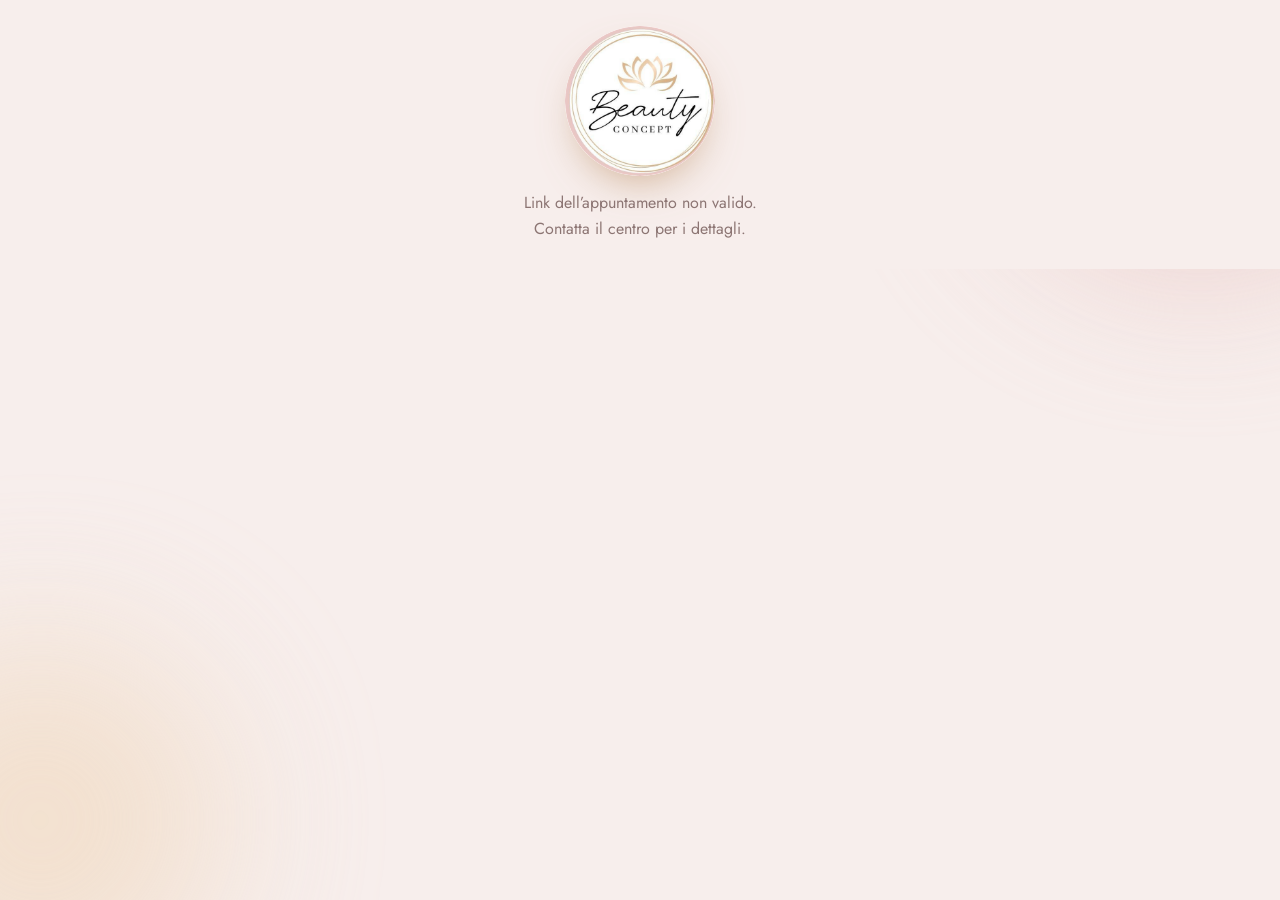
<file: appuntamento.html>
<!DOCTYPE html>
<html lang="it">
<head>
  <meta charset="UTF-8">
  <meta name="viewport" content="width=device-width, initial-scale=1, viewport-fit=cover">
  <meta name="theme-color" content="#f7eeec">
  <meta name="color-scheme" content="only light">
  <meta name="supported-color-schemes" content="light">
  <meta name="robots" content="noindex">
  <title>Il tuo appuntamento</title>
  <link rel="icon" href="icon-192.png" type="image/png">
  <link rel="preconnect" href="https://fonts.googleapis.com">
  <link rel="preconnect" href="https://fonts.gstatic.com" crossorigin>
  <link href="https://fonts.googleapis.com/css2?family=Cormorant+Garamond:wght@500;600;700&family=Jost:wght@400;500;600&display=swap" rel="stylesheet">
  <style>
    :root{color-scheme:only light;--bg:#f7eeec;--blush:#e9c7c5;--blush2:#f2dcda;--card:#fff;--line:rgba(120,80,70,.13);--txt:#1d1517;--mut:#8c7573;--gold:#b98c5f;--gold2:#d9b48f;--serif:'Cormorant Garamond',Georgia,serif;--shadow:0 18px 44px -20px rgba(120,70,60,.45)}
    *{box-sizing:border-box;margin:0;padding:0;-webkit-tap-highlight-color:transparent}
    html,body{background:var(--bg);color:var(--txt);font-family:'Jost',system-ui,-apple-system,sans-serif;min-height:100%}
    body{display:flex;align-items:center;justify-content:center;padding:calc(26px + env(safe-area-inset-top)) 18px calc(28px + env(safe-area-inset-bottom));overflow-x:hidden}
    body::before,body::after{content:'';position:fixed;z-index:-1;border-radius:50%;filter:blur(80px);pointer-events:none}
    body::before{width:420px;height:420px;background:var(--blush);opacity:.8;top:-150px;right:-130px;animation:f 16s ease-in-out infinite}
    body::after{width:360px;height:360px;background:#f0d9bf;opacity:.65;bottom:-100px;left:-140px;animation:f 20s ease-in-out infinite reverse}
    @keyframes f{50%{transform:translate(-40px,50px) scale(1.12)}}
    .wrap{width:100%;max-width:440px;animation:in .7s cubic-bezier(.2,.9,.3,1)}
    @keyframes in{from{opacity:0;transform:translateY(16px)}}
    .logo{display:block;width:150px;height:150px;border-radius:50%;margin:0 auto 14px;box-shadow:0 18px 40px -16px rgba(185,140,95,.7);background:#fff}
    .studio{text-align:center;font-family:var(--serif);font-size:12.5px;letter-spacing:4px;text-transform:uppercase;color:var(--txt);margin-bottom:22px;font-weight:600}
    .hello{text-align:center;color:var(--gold);font-size:14px;letter-spacing:1px}
    h1{text-align:center;font-family:var(--serif);font-weight:600;font-size:31px;margin:2px 0 20px;line-height:1.1}
    .card{background:var(--card);border:1px solid var(--line);border-radius:28px;padding:22px;box-shadow:var(--shadow)}
    .date{display:flex;gap:16px;align-items:center}
    .cal{flex:0 0 80px;border-radius:20px;overflow:hidden;text-align:center;background:#fff;border:1px solid rgba(185,140,95,.4)}
    .cal small{display:block;background:var(--txt);color:var(--gold2);font-size:11.5px;font-weight:600;letter-spacing:2px;text-transform:uppercase;padding:5px 0}
    .cal b{display:block;font-family:var(--serif);font-size:40px;font-weight:700;padding:2px 0 6px;line-height:1.05}
    .date .t{font-size:15px;color:var(--mut)}
    .date .h{font-family:var(--serif);font-size:38px;font-weight:700;line-height:1.05}
    .rows{margin-top:18px;border-top:1px solid var(--line)}
    .r{display:flex;justify-content:space-between;gap:12px;padding:12px 0;border-bottom:1px solid var(--line);font-size:15px}
    .r span{color:var(--mut)}.r b{text-align:right;font-weight:500}
    .r a{color:var(--gold);text-decoration:none;font-weight:500;text-align:right}
    .btn{display:flex;align-items:center;justify-content:center;gap:10px;width:100%;border:0;border-radius:18px;padding:16px;font:500 16px 'Jost',sans-serif;color:var(--txt);background:var(--blush2);text-decoration:none;cursor:pointer;margin-top:10px;transition:transform .15s;letter-spacing:.2px}
    .btn:active{transform:scale(.97)}
    .btn.pri{background:var(--txt);color:#fff;box-shadow:0 14px 30px -14px rgba(29,21,23,.7)}
    .btn.pri svg{color:var(--gold2)}
    .btn svg{width:20px;height:20px}
    .btn.wa{background:#25d366;color:#04311a;font-weight:600}
    .note{font-size:13px;color:var(--mut);text-align:center;margin-top:16px;line-height:1.55}
    .bell{display:flex;gap:10px;align-items:center;background:#fbf3ea;border:1px solid rgba(185,140,95,.35);border-radius:16px;padding:12px 14px;margin-top:18px;font-size:13.5px;line-height:1.45}
    .bell i{font-style:normal;font-size:20px}
    .err{text-align:center;color:var(--mut);line-height:1.6}
    .past{background:#fbe3e6;border:1px solid #f3c3ca;color:#c2465a;border-radius:14px;padding:10px 12px;font-size:13.5px;text-align:center;margin-top:14px}
  </style>
</head>
<body>
  <div class="wrap" id="app"></div>
  <script src="ics.js"></script>

<script>
'use strict';
(function () {
  var app = document.getElementById('app');
  var esc = function (s) { return String(s).replace(/[&<>"']/g, function (c) { return { '&': '&amp;', '<': '&lt;', '>': '&gt;', '"': '&quot;', "'": '&#39;' }[c]; }); };

  var D = window.BCIcs && BCIcs.daParametri(location.search);
  if (!D) {
    app.innerHTML = '<img class="logo" src="logo.png" alt=""><p class="err">Link dell’appuntamento non valido.<br>Contatta il centro per i dettagli.</p>';
    return;
  }
  var nome = D.nome, servizio = D.servizio, durata = D.durata, centro = D.centro, indirizzo = D.indirizzo, tel = D.tel;
  var inizio = D.inizio, fine = D.fine, titolo = D.titolo, descr = D.descr, icsDate = BCIcs.icsDate;
  var isIOS = /iPad|iPhone|iPod/.test(navigator.userAgent) || (navigator.platform === 'MacIntel' && navigator.maxTouchPoints > 1);
  var passato = fine < new Date();
  document.title = 'Appuntamento · ' + centro;

  /* ---- file calendario (.ics) con promemoria 72 e 48 ore prima ----
     Il service worker lo restituisce come vero file "evento.ics":
     iPhone apre direttamente "Aggiungi al calendario". */
  var ics = BCIcs.crea(D);
  var icsUrl = 'evento.ics' + location.search;
  if ('serviceWorker' in navigator) navigator.serviceWorker.register('sw.js').catch(function () {});

  function scaricaIcs(e) {
    if (navigator.serviceWorker && navigator.serviceWorker.controller) return; // il link evento.ics funziona da solo
    if (e) e.preventDefault();
    if (isIOS) { location.href = 'data:text/calendar;charset=utf-8,' + encodeURIComponent(ics); return; }
    var blob = new Blob([ics], { type: 'text/calendar;charset=utf-8' });
    var url = URL.createObjectURL(blob);
    var a = document.createElement('a');
    a.href = url; a.download = 'appuntamento-' + centro.replace(/\W+/g, '-').toLowerCase() + '.ics';
    document.body.appendChild(a); a.click(); a.remove();
    setTimeout(function () { URL.revokeObjectURL(url); }, 3000);
  }

  var gUrl = 'https://calendar.google.com/calendar/render?action=TEMPLATE'
    + '&text=' + encodeURIComponent(titolo)
    + '&dates=' + icsDate(inizio) + '/' + icsDate(fine)
    + '&details=' + encodeURIComponent(descr)
    + (indirizzo ? '&location=' + encodeURIComponent(indirizzo) : '');

  var giorno = inizio.toLocaleDateString('it-IT', { weekday: 'long', day: 'numeric', month: 'long' });
  var giornoCap = giorno.charAt(0).toUpperCase() + giorno.slice(1);
  var ora = inizio.toLocaleTimeString('it-IT', { hour: '2-digit', minute: '2-digit' });
  var mese = inizio.toLocaleDateString('it-IT', { month: 'short' }).replace('.', '');

  var IC_CAL = '<svg viewBox="0 0 24 24" fill="none" stroke="currentColor" stroke-width="2" stroke-linecap="round"><rect x="3" y="5" width="18" height="16" rx="3"/><path d="M3 10h18M8 3v4M16 3v4M12 13v5M9.5 15.5h5"/></svg>';
  var IC_G = '<svg viewBox="0 0 24 24"><path fill="#4285F4" d="M22.5 12.3c0-.8-.1-1.5-.2-2.2H12v4.2h5.9a5 5 0 0 1-2.2 3.3v2.7h3.6c2-1.9 3.2-4.7 3.2-8z"/><path fill="#34A853" d="M12 23c3 0 5.5-1 7.3-2.7l-3.6-2.7c-1 .7-2.2 1-3.7 1-2.9 0-5.3-1.9-6.2-4.5H2.1v2.8A11 11 0 0 0 12 23z"/><path fill="#FBBC05" d="M5.8 14.1a6.6 6.6 0 0 1 0-4.2V7.1H2.1a11 11 0 0 0 0 9.8l3.7-2.8z"/><path fill="#EA4335" d="M12 5.4c1.6 0 3.1.6 4.2 1.7l3.2-3.2A11 11 0 0 0 2.1 7.1l3.7 2.8c.9-2.6 3.3-4.5 6.2-4.5z"/></svg>';
  var IC_WA = '<svg viewBox="0 0 24 24" fill="currentColor"><path d="M12 2a10 10 0 0 0-8.6 15.1L2 22l5-1.3A10 10 0 1 0 12 2zm4.5 12.1c-.2-.1-1.5-.7-1.7-.8-.2-.1-.4-.1-.6.1l-.8 1c-.1.2-.3.2-.5.1a6.7 6.7 0 0 1-3.3-2.9c-.2-.4.2-.4.7-1.3.1-.2 0-.3 0-.4l-.8-1.8c-.2-.5-.4-.4-.6-.4h-.5a1 1 0 0 0-.7.3 3 3 0 0 0-.9 2.2c0 1.3.9 2.5 1 2.7.1.2 1.8 2.8 4.4 3.9 1.6.7 2.3.8 3.1.6.5-.1 1.5-.6 1.7-1.2.2-.6.2-1.1.2-1.2-.1-.1-.3-.2-.5-.3z"/></svg>';

  var isAndroid = /Android/i.test(navigator.userAgent);
  // Android: apre la schermata "Nuovo evento" del calendario del telefono (Samsung, Google…);
  // se non ci riesce, passa a Google Calendar
  var androidUrl = 'intent:#Intent;action=android.intent.action.INSERT;type=vnd.android.cursor.item/event'
    + ';S.title=' + encodeURIComponent(titolo)
    + ';S.description=' + encodeURIComponent(descr)
    + (indirizzo ? ';S.eventLocation=' + encodeURIComponent(indirizzo) : '')
    + ';l.beginTime=' + inizio.getTime() + ';l.endTime=' + fine.getTime()
    + ';S.browser_fallback_url=' + encodeURIComponent(gUrl) + ';end';
  var androidBtn = '<a class="btn pri" href="' + androidUrl + '">' + IC_CAL + 'Aggiungi al calendario del telefono</a>';
  var appleBtn = '<a class="btn ' + (isIOS ? 'pri' : '') + '" id="ics" href="' + esc(icsUrl) + '">' + IC_CAL + (isIOS ? 'Aggiungi al calendario' : 'Scarica per il calendario') + '</a>'
    + (isIOS ? '<p class="note" style="margin-top:8px">Se non si apre, tocca <b>⋯</b> o l’icona della bussola e scegli <b>Apri in Safari</b>.</p>' : '');
  var googleBtn = '<a class="btn ' + (isIOS || isAndroid ? '' : 'pri') + '" href="' + gUrl + '" target="_blank" rel="noopener">' + IC_G + 'Aggiungi a Google Calendar</a>';

  app.innerHTML =
    '<img class="logo" src="logo.png" alt="' + esc(centro) + '">' +
    '<p class="studio">Beauty &amp; Nails Studio</p>' +
    '<p class="hello">' + (nome ? 'Ciao ' + esc(nome) + ' 💕' : 'Ciao 💕') + '</p>' +
    '<h1>Il tuo appuntamento</h1>' +
    '<div class="card">' +
      '<div class="date"><div class="cal"><small>' + esc(mese) + '</small><b>' + inizio.getDate() + '</b></div>' +
      '<div><div class="t">' + esc(giorno) + '</div><div class="h">' + esc(ora) + '</div></div></div>' +
      '<div class="rows">' +
        '<div class="r"><span>Trattamento</span><b>' + esc(servizio) + '</b></div>' +
        '<div class="r"><span>Durata</span><b>' + durata + ' min</b></div>' +
        (indirizzo ? '<div class="r"><span>Dove</span><a href="https://maps.google.com/?q=' + encodeURIComponent(indirizzo) + '" target="_blank" rel="noopener">' + esc(indirizzo) + '</a></div>' : '') +
      '</div>' +
      (passato ? '<div class="past">Questo appuntamento è già passato.</div>' :
        '<div class="bell"><i>🔔</i><span>' + (isIOS
          ? 'Salvalo nel calendario: il telefono ti avviserà <b>3 giorni</b> e <b>2 giorni</b> prima.'
          : 'Salvalo nel calendario così non te lo dimentichi. Ti scriveremo anche noi qualche giorno prima.') + '</span></div>' +
        (isIOS ? appleBtn + googleBtn : isAndroid ? androidBtn + googleBtn : googleBtn + appleBtn)) +
      (tel ? '<a class="btn wa" href="https://api.whatsapp.com/send?phone=' + tel + '&text=' + encodeURIComponent('Ciao, sono ' + nome + ', ti scrivo per il mio appuntamento di ' + giorno + ' alle ' + ora + '.') + '" target="_blank" rel="noopener">' + IC_WA + 'Devo spostarlo? Scrivici</a>' : '') +
    '</div>' +
    '<p class="note">Se hai un imprevisto avvisaci almeno 48 ore prima,<br>così possiamo dare il posto a un’altra cliente. Grazie!</p>';

  var b = document.getElementById('ics');
  if (b) b.addEventListener('click', scaricaIcs);
})();
</script>
</body>
</html>
</file>
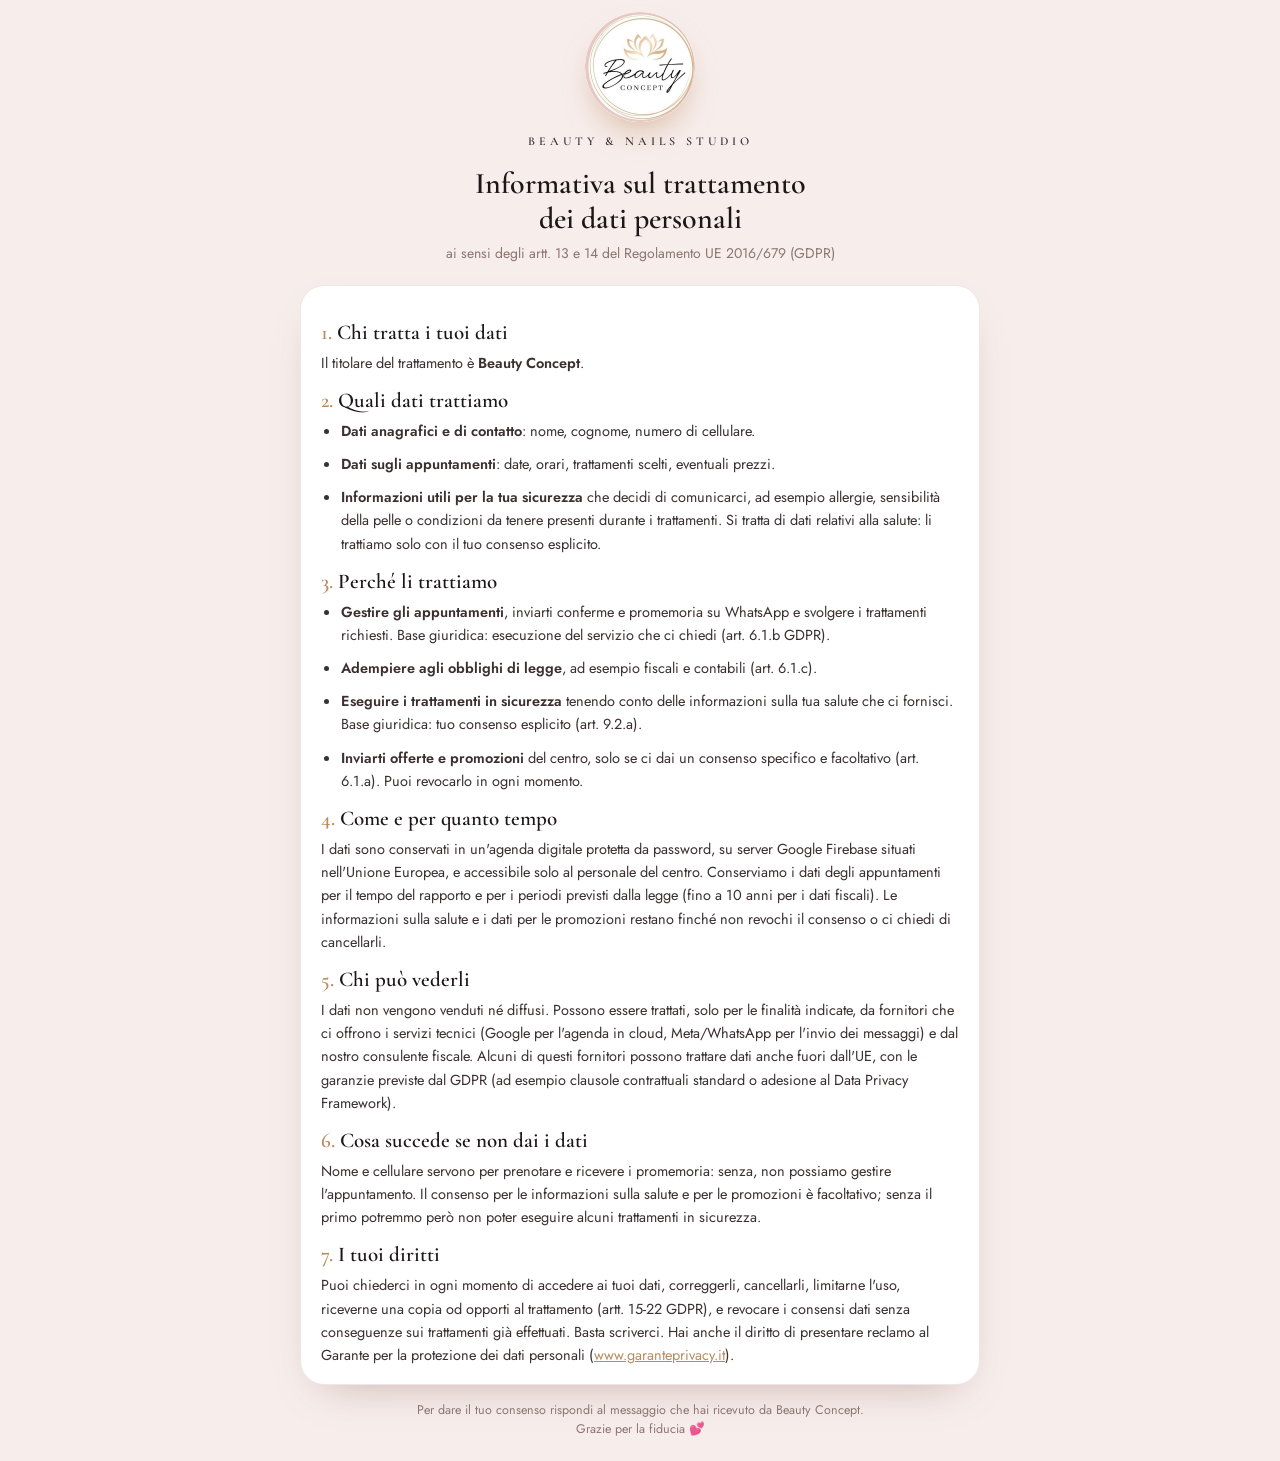
<file: privacy.html>
<!DOCTYPE html>
<html lang="it">
<head>
  <meta charset="UTF-8">
  <meta name="viewport" content="width=device-width, initial-scale=1, viewport-fit=cover">
  <meta name="theme-color" content="#f7eeec">
  <meta name="color-scheme" content="only light">
  <meta name="robots" content="noindex">
  <title>Informativa privacy</title>
  <link rel="icon" href="icon-192.png" type="image/png">
  <link rel="preconnect" href="https://fonts.googleapis.com">
  <link rel="preconnect" href="https://fonts.gstatic.com" crossorigin>
  <link href="https://fonts.googleapis.com/css2?family=Cormorant+Garamond:wght@500;600;700&family=Jost:wght@400;500;600&display=swap" rel="stylesheet">
  <style>
    :root{color-scheme:only light;--bg:#f7eeec;--blush:#e9c7c5;--line:rgba(120,80,70,.13);--txt:#1d1517;--mut:#8c7573;--gold:#b98c5f;--serif:'Cormorant Garamond',Georgia,serif}
    *{box-sizing:border-box;margin:0;padding:0}
    html,body{background:var(--bg);color:var(--txt);font-family:'Jost',system-ui,-apple-system,sans-serif}
    body{padding:calc(24px + env(safe-area-inset-top)) 18px calc(30px + env(safe-area-inset-bottom))}
    body::before{content:'';position:fixed;z-index:-1;width:420px;height:420px;border-radius:50%;background:var(--blush);filter:blur(80px);opacity:.75;top:-150px;right:-130px}
    .wrap{max-width:680px;margin:0 auto}
    .logo{display:block;width:110px;height:110px;border-radius:50%;margin:0 auto 10px;box-shadow:0 16px 36px -14px rgba(185,140,95,.7);background:#fff}
    .studio{text-align:center;font-family:var(--serif);font-size:12px;letter-spacing:4px;text-transform:uppercase;font-weight:600;margin-bottom:16px}
    h1{font-family:var(--serif);font-size:30px;font-weight:600;text-align:center;line-height:1.15;margin-bottom:6px}
    .sub{text-align:center;color:var(--mut);font-size:14px;margin-bottom:20px}
    .card{background:#fff;border:1px solid var(--line);border-radius:24px;padding:20px 20px 8px;box-shadow:0 18px 44px -24px rgba(120,70,60,.45)}
    h2{font-family:var(--serif);font-size:21px;font-weight:600;margin:14px 0 6px;color:var(--txt)}
    h2 span{color:var(--gold)}
    p,li{font-size:14.5px;line-height:1.6;color:#3b2f31;margin-bottom:10px}
    ul{padding-left:20px;margin-bottom:10px}
    b{font-weight:600}
    .foot{text-align:center;color:var(--mut);font-size:12.5px;margin-top:16px;line-height:1.5}
    a{color:var(--gold)}
    .card.ok{margin-top:16px;padding:18px 20px 16px}
    .chk{display:flex;gap:12px;align-items:flex-start;font-size:14.5px;line-height:1.5;margin:10px 0;color:#3b2f31}
    .chk input{width:22px;height:22px;flex:0 0 22px;margin-top:1px;accent-color:#b98c5f}
    .tick{width:22px;height:22px;flex:0 0 22px;margin-top:1px;border-radius:6px;background:#b98c5f;color:#fff;display:flex;align-items:center;justify-content:center;font-size:14px;font-weight:600}
    .chk small{color:var(--mut)}
    .acc{display:block;width:100%;margin-top:14px;border:0;border-radius:16px;padding:16px;background:#1d1517;color:#fff;font:600 17px 'Jost',sans-serif;cursor:pointer}
    .acc:disabled{opacity:.6}
    .err{color:#b3261e;font-size:13.5px;margin:10px 0 0;text-align:center}
    .torna{position:sticky;top:calc(8px + env(safe-area-inset-top));z-index:5;display:block;margin:0 auto 14px 0;border:1px solid var(--line);background:#fff;color:var(--txt);border-radius:999px;padding:10px 16px;font:500 14px 'Jost',sans-serif;box-shadow:0 8px 20px -10px rgba(120,70,60,.5);cursor:pointer}
  </style>
</head>
<body>
<div class="wrap" id="app"></div>
<script src="firebase-config.js"></script>
<script>
'use strict';
(function () {
  var q = new URLSearchParams(location.search);
  var esc = function (s) { return String(s || '').replace(/[&<>"']/g, function (c) { return { '&': '&amp;', '<': '&lt;', '>': '&gt;', '"': '&quot;', "'": '&#39;' }[c]; }); };
  var centro = q.get('c') || 'Beauty Concept';
  var titolare = q.get('r') || centro;
  var indirizzo = q.get('a') || '';
  var piva = q.get('i') || '';
  var email = q.get('e') || '';
  var tel = (q.get('p') || '').replace(/\D/g, '');
  var puoAccettare = !!(q.get('u') && q.get('k') && q.get('t') && !q.get('dentro') && window.FIREBASE_CONFIG && window.FIREBASE_CONFIG.projectId);
  var contatti = [email ? 'email <a href="mailto:' + esc(email) + '">' + esc(email) + '</a>' : '', tel ? 'telefono/WhatsApp +' + esc(tel) : '', indirizzo ? 'di persona presso il centro' : ''].filter(Boolean).join(', ');

  document.getElementById('app').innerHTML =
    '<img class="logo" src="logo.png" alt="">' +
    '<p class="studio">Beauty &amp; Nails Studio</p>' +
    '<h1>Informativa sul trattamento<br>dei dati personali</h1>' +
    '<p class="sub">ai sensi degli artt. 13 e 14 del Regolamento UE 2016/679 (GDPR)</p>' +
    '<div class="card">' +
    '<h2><span>1.</span> Chi tratta i tuoi dati</h2>' +
    '<p>Il titolare del trattamento è <b>' + esc(titolare) + '</b>' + (centro !== titolare ? ' (' + esc(centro) + ')' : '') +
      (indirizzo ? ', con sede in ' + esc(indirizzo) : '') + (piva ? ', P.IVA/C.F. ' + esc(piva) : '') + '.' +
      (contatti ? ' Puoi contattarci via ' + contatti + '.' : '') + '</p>' +

    '<h2><span>2.</span> Quali dati trattiamo</h2>' +
    '<ul><li><b>Dati anagrafici e di contatto</b>: nome, cognome, numero di cellulare.</li>' +
    '<li><b>Dati sugli appuntamenti</b>: date, orari, trattamenti scelti, eventuali prezzi.</li>' +
    '<li><b>Informazioni utili per la tua sicurezza</b> che decidi di comunicarci, ad esempio allergie, sensibilità della pelle o condizioni da tenere presenti durante i trattamenti. Si tratta di dati relativi alla salute: li trattiamo solo con il tuo consenso esplicito.</li></ul>' +

    '<h2><span>3.</span> Perché li trattiamo</h2>' +
    '<ul><li><b>Gestire gli appuntamenti</b>, inviarti conferme e promemoria su WhatsApp e svolgere i trattamenti richiesti. Base giuridica: esecuzione del servizio che ci chiedi (art. 6.1.b GDPR).</li>' +
    '<li><b>Adempiere agli obblighi di legge</b>, ad esempio fiscali e contabili (art. 6.1.c).</li>' +
    '<li><b>Eseguire i trattamenti in sicurezza</b> tenendo conto delle informazioni sulla tua salute che ci fornisci. Base giuridica: tuo consenso esplicito (art. 9.2.a).</li>' +
    '<li><b>Inviarti offerte e promozioni</b> del centro, solo se ci dai un consenso specifico e facoltativo (art. 6.1.a). Puoi revocarlo in ogni momento.</li></ul>' +

    '<h2><span>4.</span> Come e per quanto tempo</h2>' +
    '<p>I dati sono conservati in un\'agenda digitale protetta da password, su server Google Firebase situati nell\'Unione Europea, e accessibile solo al personale del centro. ' +
    'Conserviamo i dati degli appuntamenti per il tempo del rapporto e per i periodi previsti dalla legge (fino a 10 anni per i dati fiscali). ' +
    'Le informazioni sulla salute e i dati per le promozioni restano finché non revochi il consenso o ci chiedi di cancellarli.</p>' +

    '<h2><span>5.</span> Chi può vederli</h2>' +
    '<p>I dati non vengono venduti né diffusi. Possono essere trattati, solo per le finalità indicate, da fornitori che ci offrono i servizi tecnici (Google per l\'agenda in cloud, Meta/WhatsApp per l\'invio dei messaggi) e dal nostro consulente fiscale. ' +
    'Alcuni di questi fornitori possono trattare dati anche fuori dall\'UE, con le garanzie previste dal GDPR (ad esempio clausole contrattuali standard o adesione al Data Privacy Framework).</p>' +

    '<h2><span>6.</span> Cosa succede se non dai i dati</h2>' +
    '<p>Nome e cellulare servono per prenotare e ricevere i promemoria: senza, non possiamo gestire l\'appuntamento. Il consenso per le informazioni sulla salute e per le promozioni è facoltativo; senza il primo potremmo però non poter eseguire alcuni trattamenti in sicurezza.</p>' +

    '<h2><span>7.</span> I tuoi diritti</h2>' +
    '<p>Puoi chiederci in ogni momento di accedere ai tuoi dati, correggerli, cancellarli, limitarne l\'uso, riceverne una copia od opporti al trattamento (artt. 15-22 GDPR), e revocare i consensi dati senza conseguenze sui trattamenti già effettuati. ' +
    'Basta scriverci' + (contatti ? ' (' + contatti + ')' : '') + '. Hai anche il diritto di presentare reclamo al Garante per la protezione dei dati personali (<a href="https://www.garanteprivacy.it" target="_blank" rel="noopener">www.garanteprivacy.it</a>).</p>' +
    '</div>' +
    (puoAccettare ?
      '<div class="card ok" id="acc">' +
      '<h2>Il tuo consenso</h2>' +
      '<label class="chk"><span class="tick">✓</span><span>Ho letto l\'informativa e acconsento al trattamento dei miei dati, comprese le informazioni sulla salute (es. allergie, pelle) per eseguire i trattamenti in sicurezza.</span></label>' +
      '<label class="chk"><input type="checkbox" id="cM"><span>Voglio ricevere anche offerte e promozioni <small>(facoltativo)</small></span></label>' +
      '<button class="acc" id="bAcc">✅ Accetto</button>' +
      '<p class="err" id="eAcc"></p></div>' +
      '<p class="foot">Grazie per la fiducia 💕</p>'
    : '<p class="foot">Per dare il tuo consenso rispondi al messaggio che hai ricevuto da ' + esc(centro) + '.<br>Grazie per la fiducia 💕</p>');
  if (puoAccettare) {
    var bA = document.getElementById('bAcc');
    bA.onclick = function () {
      bA.disabled = true; bA.textContent = 'Un momento…';
      var cfg = window.FIREBASE_CONFIG || {};
      var url = 'https://firestore.googleapis.com/v1/projects/' + cfg.projectId + '/databases/(default)/documents/centri/' +
        encodeURIComponent(q.get('u')) + '/consensi/' + encodeURIComponent(q.get('k')) + '?key=' + cfg.apiKey;
      fetch(url, { method: 'PATCH', headers: { 'Content-Type': 'application/json' }, body: JSON.stringify({ fields: {
        privacy: { booleanValue: true }, marketing: { booleanValue: document.getElementById('cM').checked },
        t: { stringValue: q.get('t') }, quando: { timestampValue: new Date().toISOString() } } }) })
        .then(function (r) { if (!r.ok) throw new Error(r.status); })
        .then(function () {
          document.getElementById('acc').innerHTML = '<div style="text-align:center;padding:10px 0 14px"><div style="font-size:46px">💕</div><h2>Grazie!</h2><p>Il tuo consenso è stato registrato. Puoi chiudere questa pagina.</p></div>';
        })
        .catch(function () {
          bA.disabled = false; bA.textContent = '✅ Accetto';
          document.getElementById('eAcc').textContent = 'Non riesco a registrarlo: riprova tra poco, oppure rispondi OK al messaggio WhatsApp.';
        });
    };
  }
  document.title = 'Informativa privacy · ' + centro;
  // pulsante per tornare indietro (serve soprattutto nell'app installata, che non ha la barra del browser)
  var dallApp = (window.matchMedia && matchMedia('(display-mode: standalone)').matches) || navigator.standalone ||
    (document.referrer && document.referrer.indexOf(location.origin) === 0);
  if (!q.get('dentro') && dallApp) {
    var b = document.createElement('button');
    b.className = 'torna';
    b.textContent = '← Torna indietro';
    b.onclick = function () {
      if (history.length > 1) history.back();
      else location.href = './';
    };
    document.body.insertBefore(b, document.body.firstChild);
  } else {
    document.body.style.padding = '12px 6px';
  }
})();
</script>
</body>
</html>
</file>
